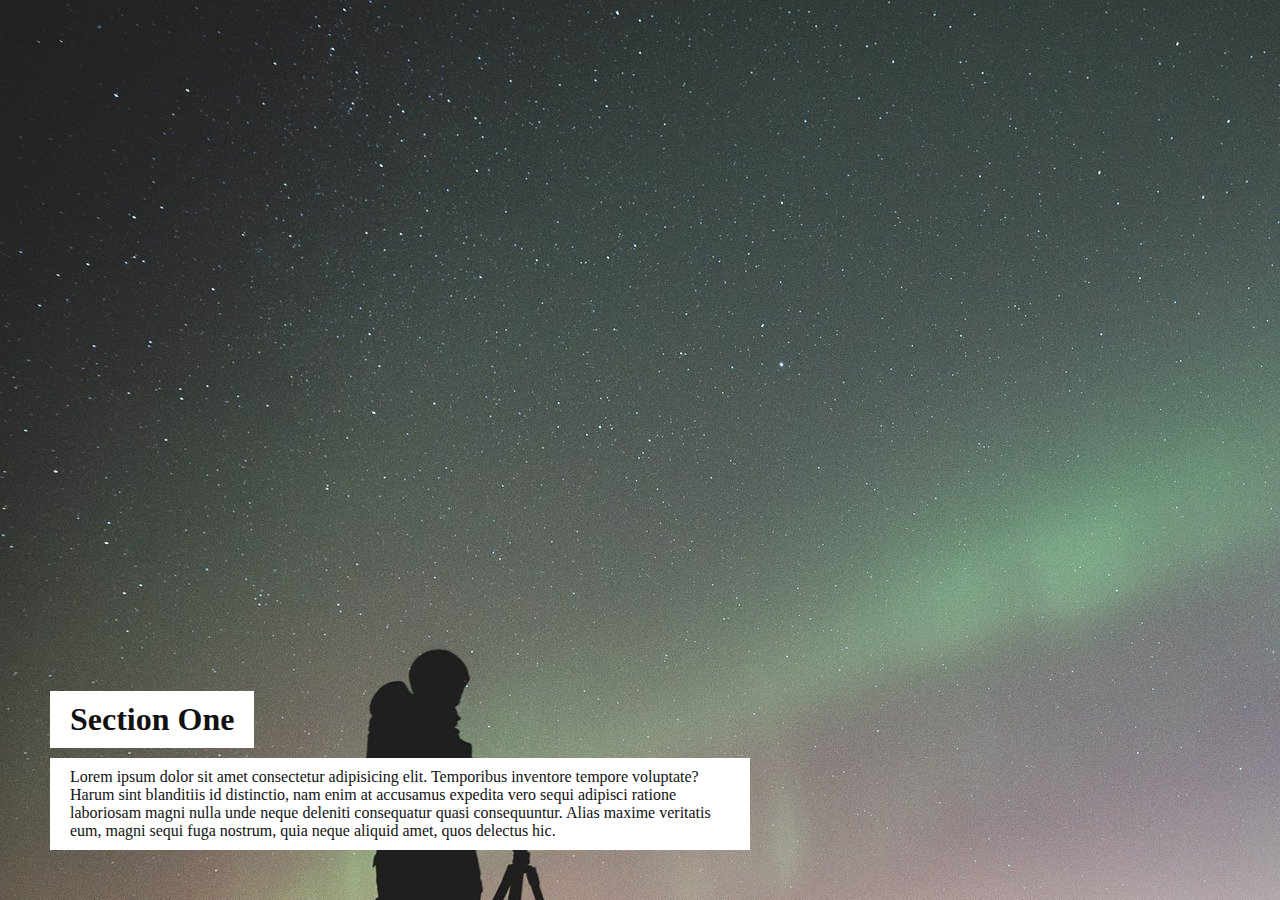
<file: index.html>
<!doctype html>
<html lang="fr">

<head>
  <title>Title</title>
  <!-- Required meta tags -->
  <meta charset="utf-8">
  <meta name="viewport" content="width=device-width, initial-scale=1, shrink-to-fit=no">
  <link rel="stylesheet" href="style.css">

</head>

<body>

  <div class="container">
    <div class="section">
      <div class="content">
        <h2>Section One</h2>
        <p> Lorem ipsum dolor sit amet consectetur adipisicing elit.
          Temporibus inventore tempore voluptate? Harum sint blanditiis id distinctio, nam enim at accusamus expedita
          vero sequi adipisci ratione laboriosam magni nulla unde neque deleniti consequatur quasi consequuntur. Alias
          maxime veritatis eum, magni sequi fuga nostrum, quia neque aliquid amet, quos delectus hic.</p>
      </div>
    </div>

    <div class="section">
      <div class="content">
        <h2>Section Two</h2>
        <p> Lorem ipsum dolor sit amet consectetur adipisicing elit.
          Temporibus inventore tempore voluptate? Harum sint blanditiis id distinctio, nam enim at accusamus expedita
          vero sequi adipisci ratione laboriosam magni nulla unde neque deleniti consequatur quasi consequuntur. Alias
          maxime veritatis eum, magni sequi fuga nostrum, quia neque aliquid amet, quos delectus hic.</p>
      </div>
    </div>

    <div class="section">
      <div class="content">
        <h2>Section Tree</h2>
        <p> Lorem ipsum dolor sit amet consectetur adipisicing elit.
          Temporibus inventore tempore voluptate? Harum sint blanditiis id distinctio, nam enim at accusamus expedita
          vero sequi adipisci ratione laboriosam magni nulla unde neque deleniti consequatur quasi consequuntur. Alias
          maxime veritatis eum, magni sequi fuga nostrum, quia neque aliquid amet, quos delectus hic.</p>
      </div>
    </div>

    <div class="section">
      <div class="content">
        <h2>Section Four</h2>
        <p> Lorem ipsum dolor sit amet consectetur adipisicing elit.
          Temporibus inventore tempore voluptate? Harum sint blanditiis id distinctio, nam enim at accusamus expedita
          vero sequi adipisci ratione laboriosam magni nulla unde neque deleniti consequatur quasi consequuntur. Alias
          maxime veritatis eum, magni sequi fuga nostrum, quia neque aliquid amet, quos delectus hic.</p>
      </div>
    </div>

    <div class="section">
      <div class="content">
        <h2>Section Five</h2>
        <p> Lorem ipsum dolor sit amet consectetur adipisicing elit.
          Temporibus inventore tempore voluptate? Harum sint blanditiis id distinctio, nam enim at accusamus expedita
          vero sequi adipisci ratione laboriosam magni nulla unde neque deleniti consequatur quasi consequuntur. Alias
          maxime veritatis eum, magni sequi fuga nostrum, quia neque aliquid amet, quos delectus hic.</p>
      </div>
    </div>


  </div>
</body>

</html>
</file>
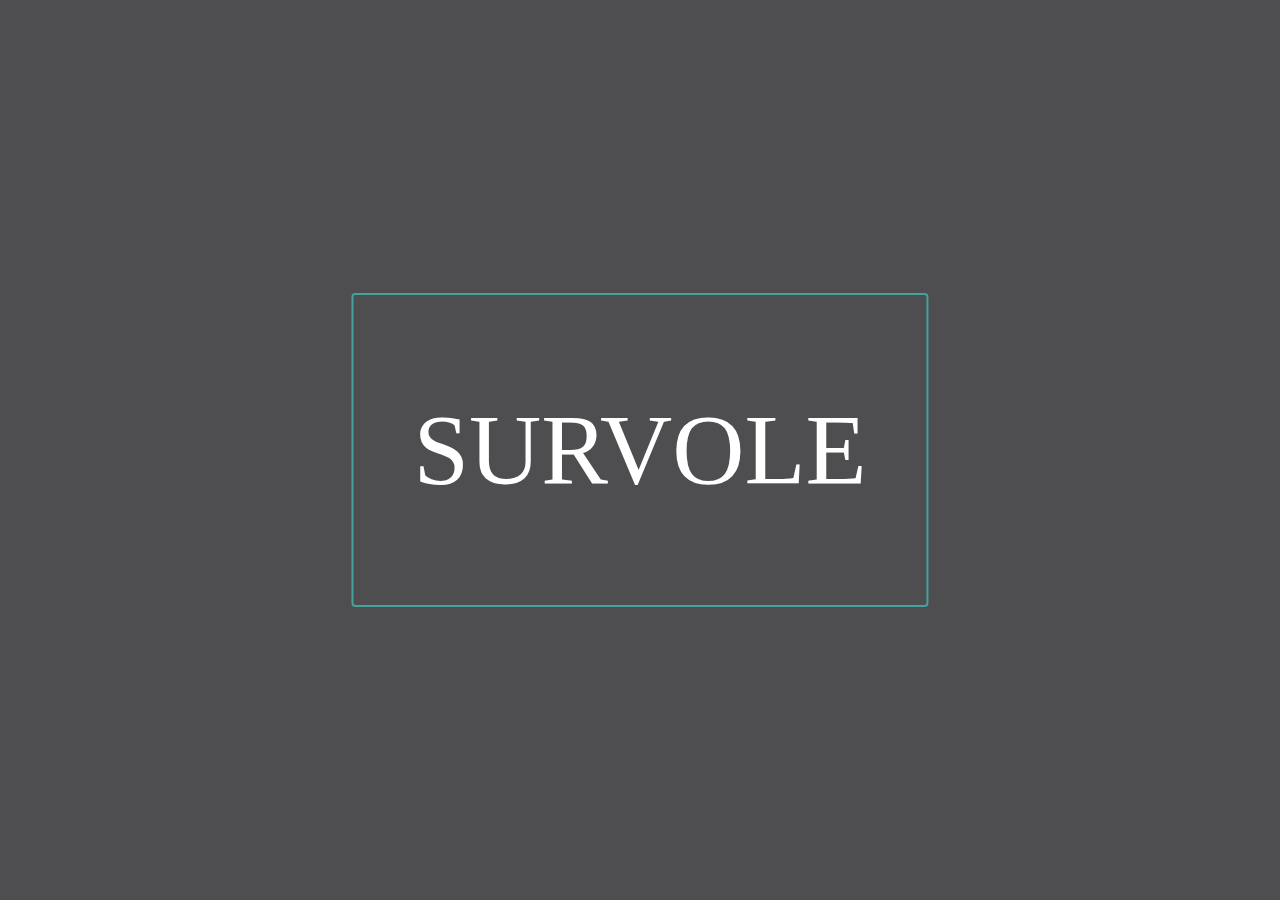
<file: test-btn/index.html>
<!doctype html>
<html lang="fr">

<head>
    <title>Title</title>
    <!-- Required meta tags -->
    <meta charset="utf-8">
    <meta name="viewport" content="width=device-width, initial-scale=1, shrink-to-fit=no">
    <!-- Bootstrap CSS -->
    <link rel="stylesheet" href="https://stackpath.bootstrapcdn.com/bootstrap/4.3.1/css/bootstrap.min.css"
        integrity="sha384-ggOyR0iXCbMQv3Xipma34MD+dH/1fQ784/j6cY/iJTQUOhcWr7x9JvoRxT2MZw1T" crossorigin="anonymous">

    <link rel="stylesheet" href="style.css">

</head>

<body>

    <div class="centre">

        <a href="#" class="btn">Survole</a>

    </div>

    <!-- Optional JavaScript -->
    <!-- jQuery first, then Popper.js, then Bootstrap JS -->
    <script src="https://code.jquery.com/jquery-3.3.1.slim.min.js"
        integrity="sha384-q8i/X+965DzO0rT7abK41JStQIAqVgRVzpbzo5smXKp4YfRvH+8abtTE1Pi6jizo" crossorigin="anonymous">
    </script>
    <script src="https://cdnjs.cloudflare.com/ajax/libs/popper.js/1.14.7/umd/popper.min.js"
        integrity="sha384-UO2eT0CpHqdSJQ6hJty5KVphtPhzWj9WO1clHTMGa3JDZwrnQq4sF86dIHNDz0W1" crossorigin="anonymous">
    </script>
    <script src="https://stackpath.bootstrapcdn.com/bootstrap/4.3.1/js/bootstrap.min.js"
        integrity="sha384-JjSmVgyd0p3pXB1rRibZUAYoIIy6OrQ6VrjIEaFf/nJGzIxFDsf4x0xIM+B07jRM" crossorigin="anonymous">
    </script>
</body>

</html>
</file>
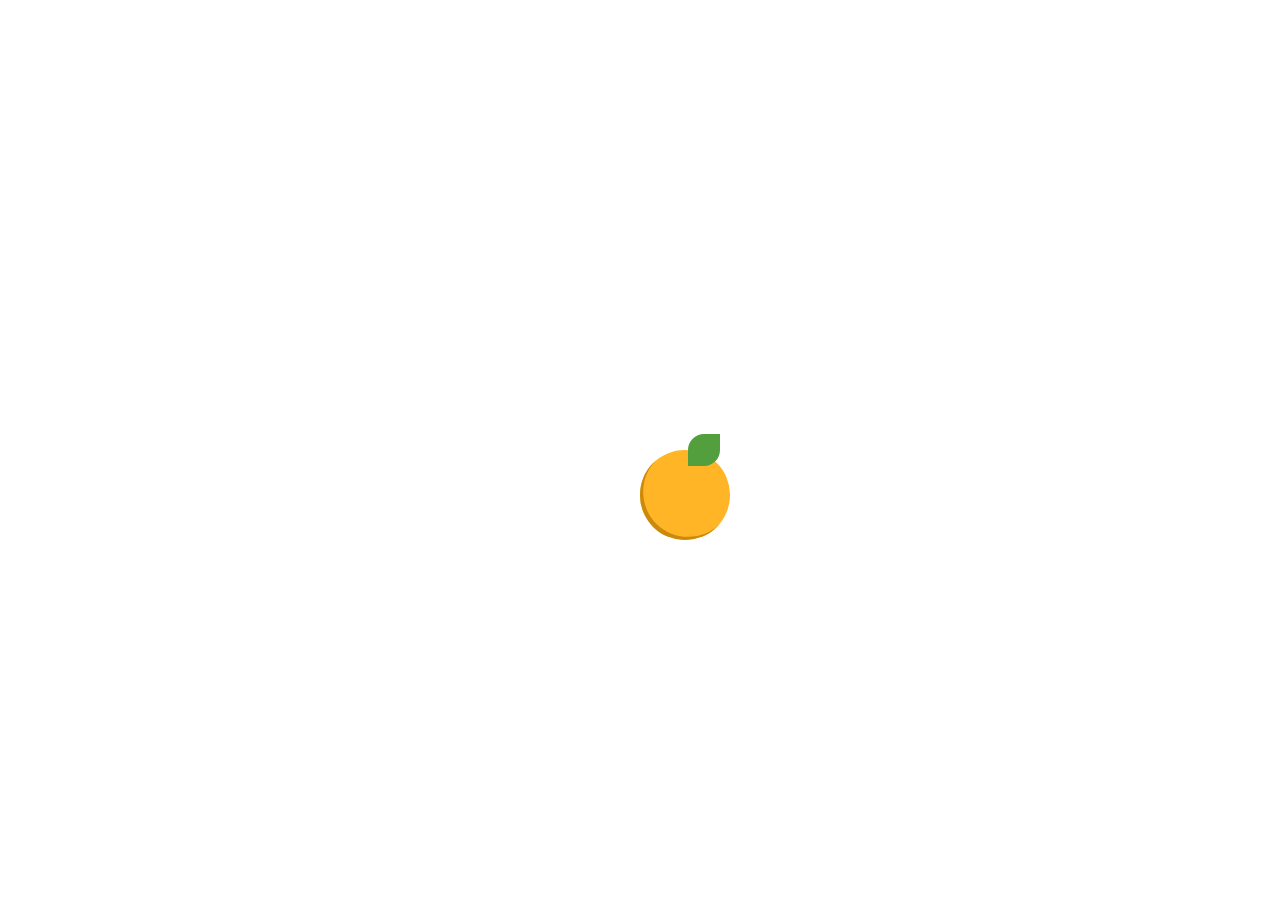
<file: test-orange/index.html>
<!doctype html>
<html lang="fr">

<head>
    <title>Title</title>
    <!-- Required meta tags -->
    <meta charset="utf-8">
    <meta name="viewport" content="width=device-width, initial-scale=1, shrink-to-fit=no">
    <link rel="stylesheet" href="style.css">

    <!-- Bootstrap CSS -->
    <link rel="stylesheet" href="https://stackpath.bootstrapcdn.com/bootstrap/4.3.1/css/bootstrap.min.css"
        integrity="sha384-ggOyR0iXCbMQv3Xipma34MD+dH/1fQ784/j6cY/iJTQUOhcWr7x9JvoRxT2MZw1T" crossorigin="anonymous">
</head>

<body>
     <div class="orange">

    </div> 


    <!-- Optional JavaScript -->
    <!-- jQuery first, then Popper.js, then Bootstrap JS -->
    <script src="https://code.jquery.com/jquery-3.3.1.slim.min.js"
        integrity="sha384-q8i/X+965DzO0rT7abK41JStQIAqVgRVzpbzo5smXKp4YfRvH+8abtTE1Pi6jizo" crossorigin="anonymous">
    </script>
    <script src="https://cdnjs.cloudflare.com/ajax/libs/popper.js/1.14.7/umd/popper.min.js"
        integrity="sha384-UO2eT0CpHqdSJQ6hJty5KVphtPhzWj9WO1clHTMGa3JDZwrnQq4sF86dIHNDz0W1" crossorigin="anonymous">
    </script>
    <script src="https://stackpath.bootstrapcdn.com/bootstrap/4.3.1/js/bootstrap.min.js"
        integrity="sha384-JjSmVgyd0p3pXB1rRibZUAYoIIy6OrQ6VrjIEaFf/nJGzIxFDsf4x0xIM+B07jRM" crossorigin="anonymous">
    </script>
</body>

</html>
</file>
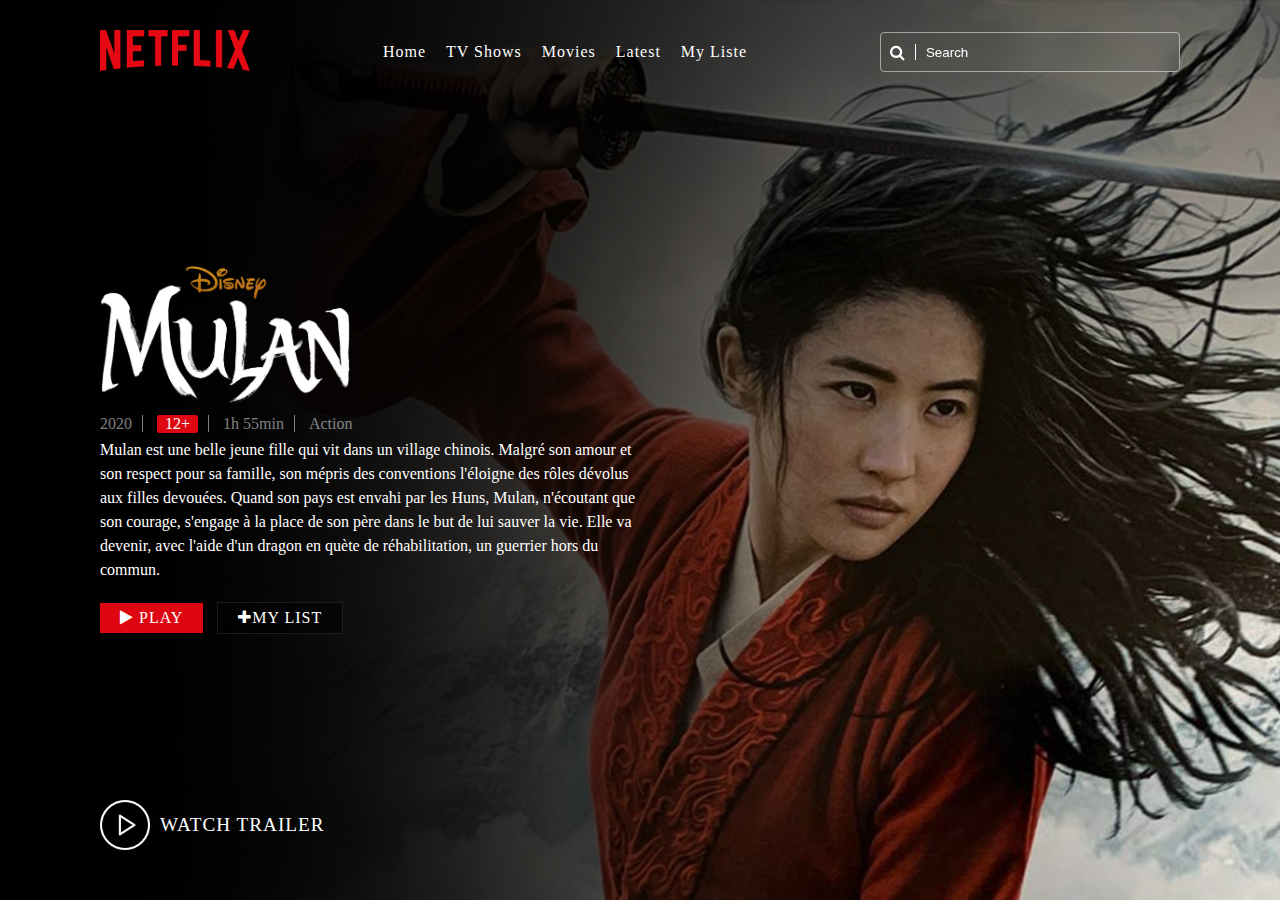
<file: test-visuel-netflix/index.html>
<!doctype html>
<html lang="fr">

<head>
    <title>Netflix</title>
    <!-- Required meta tags -->
    <meta charset="utf-8">
    <meta name="viewport" content="width=device-width, initial-scale=1, shrink-to-fit=no">

    <!-- Bootstrap CSS -->
    <link rel="stylesheet" href="https://stackpath.bootstrapcdn.com/font-awesome/4.7.0/css/font-awesome.min.css"
        integrity="sha384-wvfXpqpZZVQGK6TAh5PVlGOfQNHSoD2xbE+QkPxCAFlNEevoEH3Sl0sibVcOQVnN" crossorigin="anonymous">
    <link rel="stylesheet" href="style.css">
</head>

<body>


    <header>
        <a href="#" class="logo"> <img src="logo.png"></a>
        <ul class="navigation">
            <li> <a href="#">Home </a> </li>
            <li> <a href="#">TV Shows </a> </li>
            <li> <a href="#">Movies</a> </li>
            <li> <a href="#">Latest </a> </li>
            <li> <a href="#">My Liste </a> </li>
        </ul>
        <div class="search">
            <input type="text" placeholder="Search">
            <i class="fa fa-search" aria-hidden="true"></i>
        </div>
    </header>

    <div class="banner">
        <img src="bg.jpg" class="bg">
        <div class="content">
            <img src="name.png" class="movieTitle">
            <h4>
                <span>2020</span>
                <span><i>12+</i></span>
                <span>1h 55min</span>
                <span>Action</span>
            </h4>
            <p>Mulan est une belle jeune fille qui vit dans un village chinois. Malgré son amour et son respect pour sa
                famille, son mépris des conventions l'éloigne des rôles dévolus aux filles devouées. Quand son pays est
                envahi par les Huns, Mulan, n'écoutant que son courage, s'engage à la place de son père dans le but de
                lui sauver la vie. Elle va devenir, avec l'aide d'un dragon en quète de réhabilitation, un guerrier hors
                du commun.
            </p>
            <div class="buttons">
                <a href="#"><i class="fa fa-play" aria-hidden="true"></i> Play</a>
                <a href="#"><i class="fa fa-plus" aria-hidden="true"></i>My list</a>
            </div>
        </div>
        <a class="play"> <img src="play.png">Watch Trailer</a>
    </div>
</body>

</html>
</file>
<file: style.css>
* {
    margin: 0;
    padding: 0;
}

.container {
    position: relative;
    width: 100%;
    height: 100vh;
    overflow: auto;
    scroll-snap-type: y mandatory;
}

.container .section {
    position: relative;
    width: 100%;
    height: 100%;
    scroll-snap-align: start;
    background-blend-mode: multiply;
}

.container .section:nth-child(1) {
    background-size: cover;
    background-attachment: fixed;
    background: url(iceland.jpg);
}

.container .section:nth-child(2) {
    background-size: cover;
    background-attachment: fixed;
    background: url(bottle.jpg);
}

.container .section:nth-child(3) {
    background-size: cover;
    background-attachment: fixed;
    background: url(beach.jpg);
}

.container .section:nth-child(4) {
    background-size: cover;
    background-attachment: fixed;
    background: url(branches.jpg);
}

.container .section:nth-child(5) {
    background-size: cover;
    background-attachment: fixed;
    background: url(lights.jpg);
}

.container .section .content {
    position: absolute;
    bottom: 50px;
    left: 50px;
    max-width: 700px;
}

.container .section .content h2 {
    background: #fff;
    color: #111;
    font-weight: 600;
    display: inline-block;
    padding: 10px 20px;
    font-size: 2em;
}

.container .section .content p {
    background: #fff;
    color: #111;
    font-weight: 300;
    padding: 10px 20px;
    margin-top: 10px;
}
</file>
<file: test-btn/style.css>
body {
    margin: 0;
    padding: 0;
    background: #4e4e50;
}

.centre {
    position: absolute;
    top: 50%;
    left: 50%;
    transform: translate(-50%, -50%);
}

.btn {
    position: relative;
    color: white;
    display: block;
    font-size: 100px;
    font-family: 'lato';
    text-decoration: none;
    margin: 30px 0;
    border: 2px solid #45a29e;
    padding: 80px 60px;
    text-transform: uppercase;
    overflow: hidden;
    transition: 1s all ease;
}

.btn::before {
    background: #45a29e;
    content: "";
    position: absolute;
    top: 50%;
    left: 50%;
    transform: translate(-50%, -50%);
    z-index: -1;
    transition: all 0.6s ease;
    /* width: 0%;
    height: 100%; */
     width: 120%;
    height: 0%;
    transform: translate(-50%, -50%) rotate(25deg); 
}

.btn:hover::before {
    height: 180%;
} 

/* .btn:hover::before {

    width: 100%;
} */
</file>
<file: test-orange/style.css>
.orange {
    position: absolute;
    top: 50%;
    left: 50%;
    width: 5.6em;
    height: 5.6em;
    background-color: #ffb526;
    border-radius: 50%;
    box-shadow: inset .2em -.2em #cc8a0c;
}

.orange::before {
    content: "";
    position: absolute;
    top: -1em;
    left: 3em;
    height: 0;
    width: 0;
    border: 1em solid #539e3d;
    border-radius: 50% 0% 50% 0%;

}
</file>
<file: test-visuel-netflix/style.css>
* {
    padding: 0;
    margin: 0;
    box-sizing: border-box;
}

body {
    background-color: black;
}

header {
    position: absolute;
    top: 0;
    left: 0;
    width: 100%;
    display: flex;
    justify-content: space-between;
    align-items: center;
    padding: 30px 100px;
    z-index: 100;
}

header .logo img {
    max-width: 150px;
}

.navigation {
    display: flex;
}


.navigation li {
    list-style: none;
    margin: 0 10px;
}

.navigation li a {
    color: #fff;
    text-decoration: none;
    letter-spacing: 1px;
    font-weight: 500;
}

.navigation li:hover a {
    color: #de0611
}

.search {
    position: relative;
    width: 300px;
    height: 40px;
}

.search input {
    position: absolute;
    top: 0;
    left: 0;
    width: 100%;
    height: 100%;
    color: #fff;
    background: transparent;
    border: 1px solid rgba(255, 255, 2555, 0.5);
    outline: none;
    border-radius: 4px;
    padding: 0 10px 0 45px;
    backdrop-filter: blur(10px);
}

.search input::placeholder {
    color: #fff;
}

.search .fa-search {
    position: absolute;
    top: 50%;
    left: 10px;
    transform: translateY(-50%);
    padding-right: 10px;
    color: #fff;
    border-right: 1px solid #fff;
}

.banner {
    position: relative;
    width: 100%;
    min-height: 100vh;
    padding: 0 100px;
    display: flex;
    justify-content: flex-start;
    align-items: center;
}

.banner .bg {
    position: absolute;
    top: 0;
    left: 0;
    width: 100%;
    height: 100%;
    object-fit: cover;
}

.content {
    position: relative;
    z-index: 1;
    max-width: 550px;
}

.movieTitle {
    max-width: 250px;
}


.banner .content h4 {
    color: rgba(255, 255, 2555, 0.5);
    font-weight: 500;
}

.banner .content h4 span {
    padding: 0 10px;
    border-right: 1px solid rgba(255, 255, 2555, 0.5);
}

.banner .content h4 span:first-child {
    padding-left: 0;
}

.banner .content h4 span:last-child {
    border-right: none;
}

.banner .content h4 span i {
    background: #dd0611;
    color: #fff;
    padding: 0 8px;
    display: inline-block;
    font-style: normal;
    border-radius: 2px;
}

.banner .content p {
    font-size: 1em;
    font-weight: 300;
    line-height: 1.5em;
    color: #fff;
    margin: 5px 0 20px;
}

.banner .content .buttons {
    position: relative;
}

.banner .content .buttons a {
    position: relative;
    display: inline-block;
    margin-right: 10px;
    background: #dd0611;
    color: #fff;
    padding: 6px 20px;
    text-decoration: none;
    font-weight: 500;
    letter-spacing: 1px;
    text-transform: uppercase;
}

.banner .content .buttons a:nth-child(2) {
    background: rgba(0, 0, 0, 0.5);
    border: 1px solid rgba(255, 255, 2555, 0.1);
}

.banner .content .buttons a:hover {
    background: #de0611;
}

.play {
    position: absolute;
    bottom: 50px;
    left: 100px;
    display: inline-flex;
    justify-content: flex-start;
    align-items: center;
    color: #fff;
    text-transform: uppercase;
    font-weight: 500;
    text-decoration: none;
    letter-spacing: 1px;
    font-size: 1.2em;
    cursor: pointer;
}

.play img {
    margin-right: 10px;
    max-width: 50px;
}

@media(max-width:991px) {

    header {
        padding: 20px 50px;
        flex-direction: column;
    }
    .navigation {
        display: flex;
        justify-content: center;
        flex-wrap: wrap;
        margin: 10px 0;
    }
    .banner{
        padding: 100px 50px;
    }
    .banner .play{
        left: 50px;
        font-size: 1em;
    }
    .play img{
        margin-right: 10px;
        max-width: 40px;
    }
}

@media (max-width:600px){
    header{
        padding: 20px;
        flex-direction: column;
    }
    .search{
        position: relative;
        width: calc(100% - 20px);
        height: 40px;
    }
    .banner {
        padding: 220px 20px 120px;
    }
    .banner .play {
        left: 20px;
        font-size: 1em;
        bottom: 30px;
    }
}
</file>
